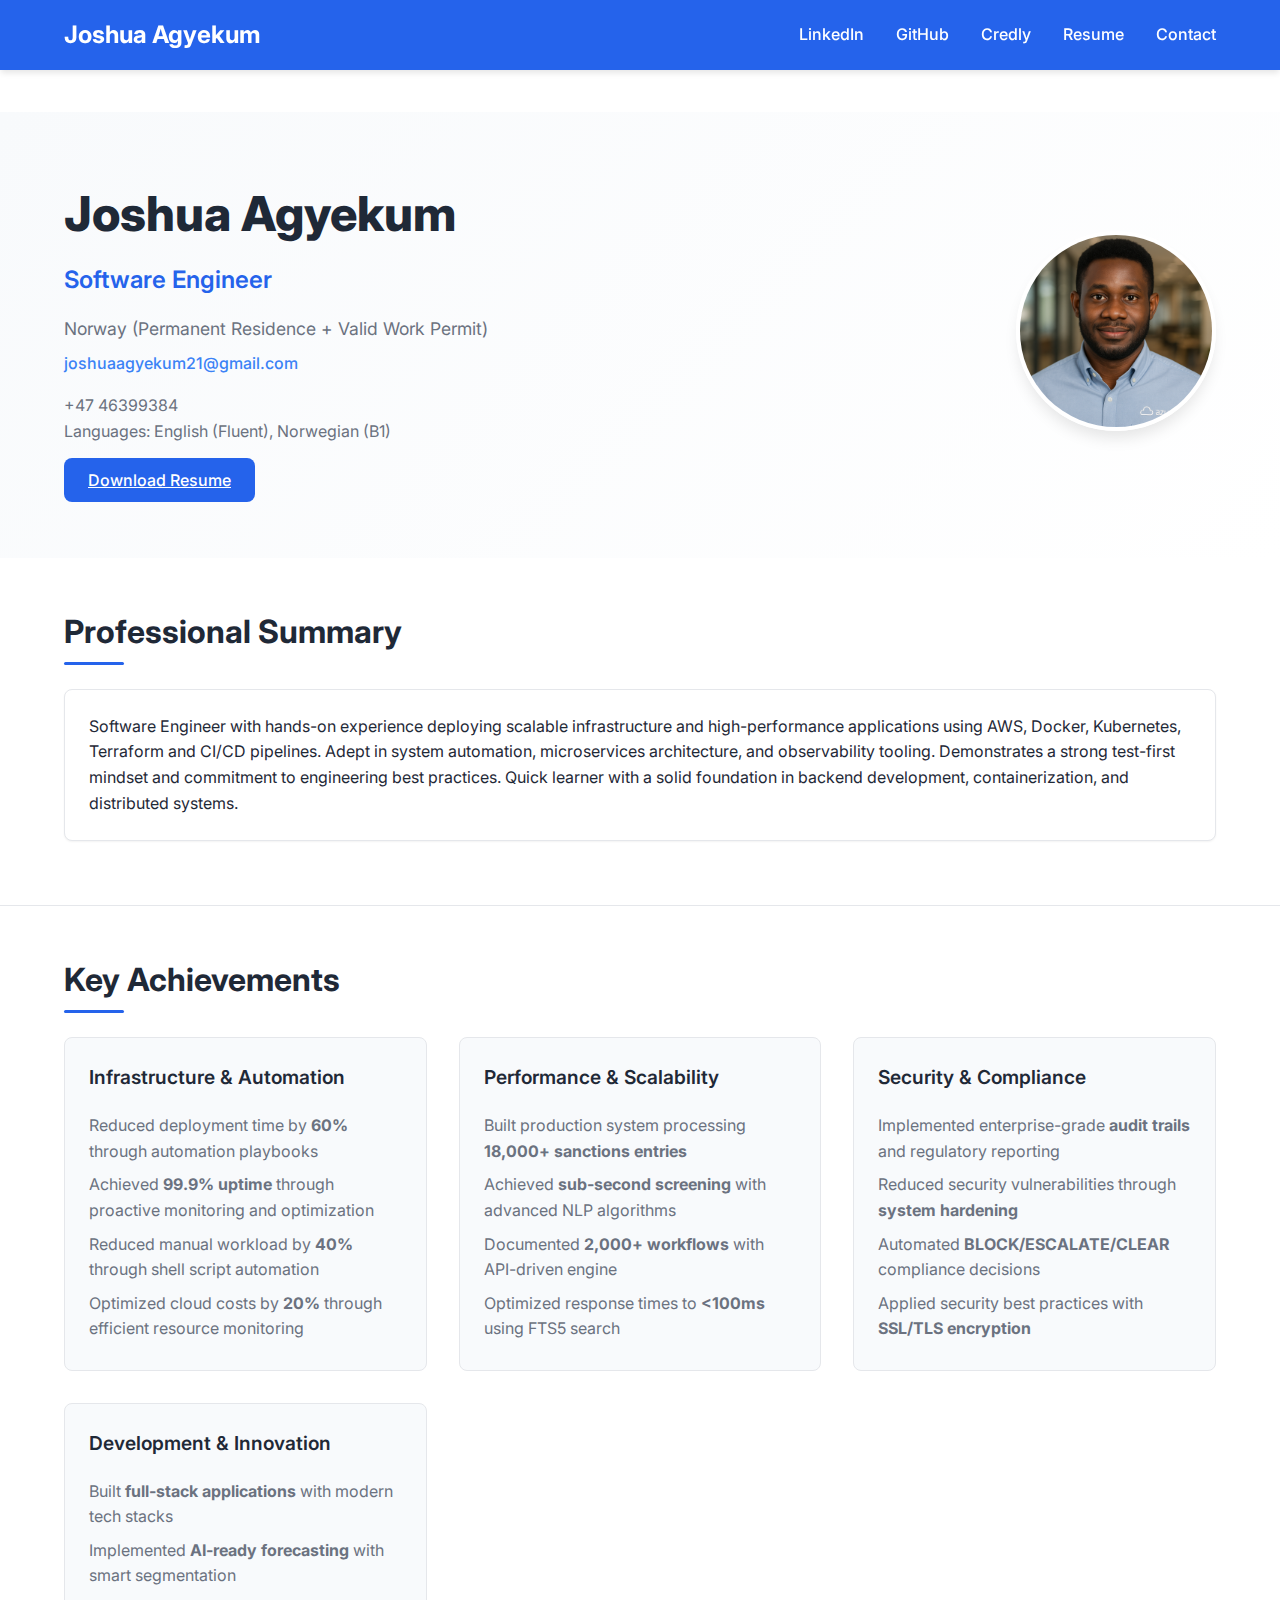
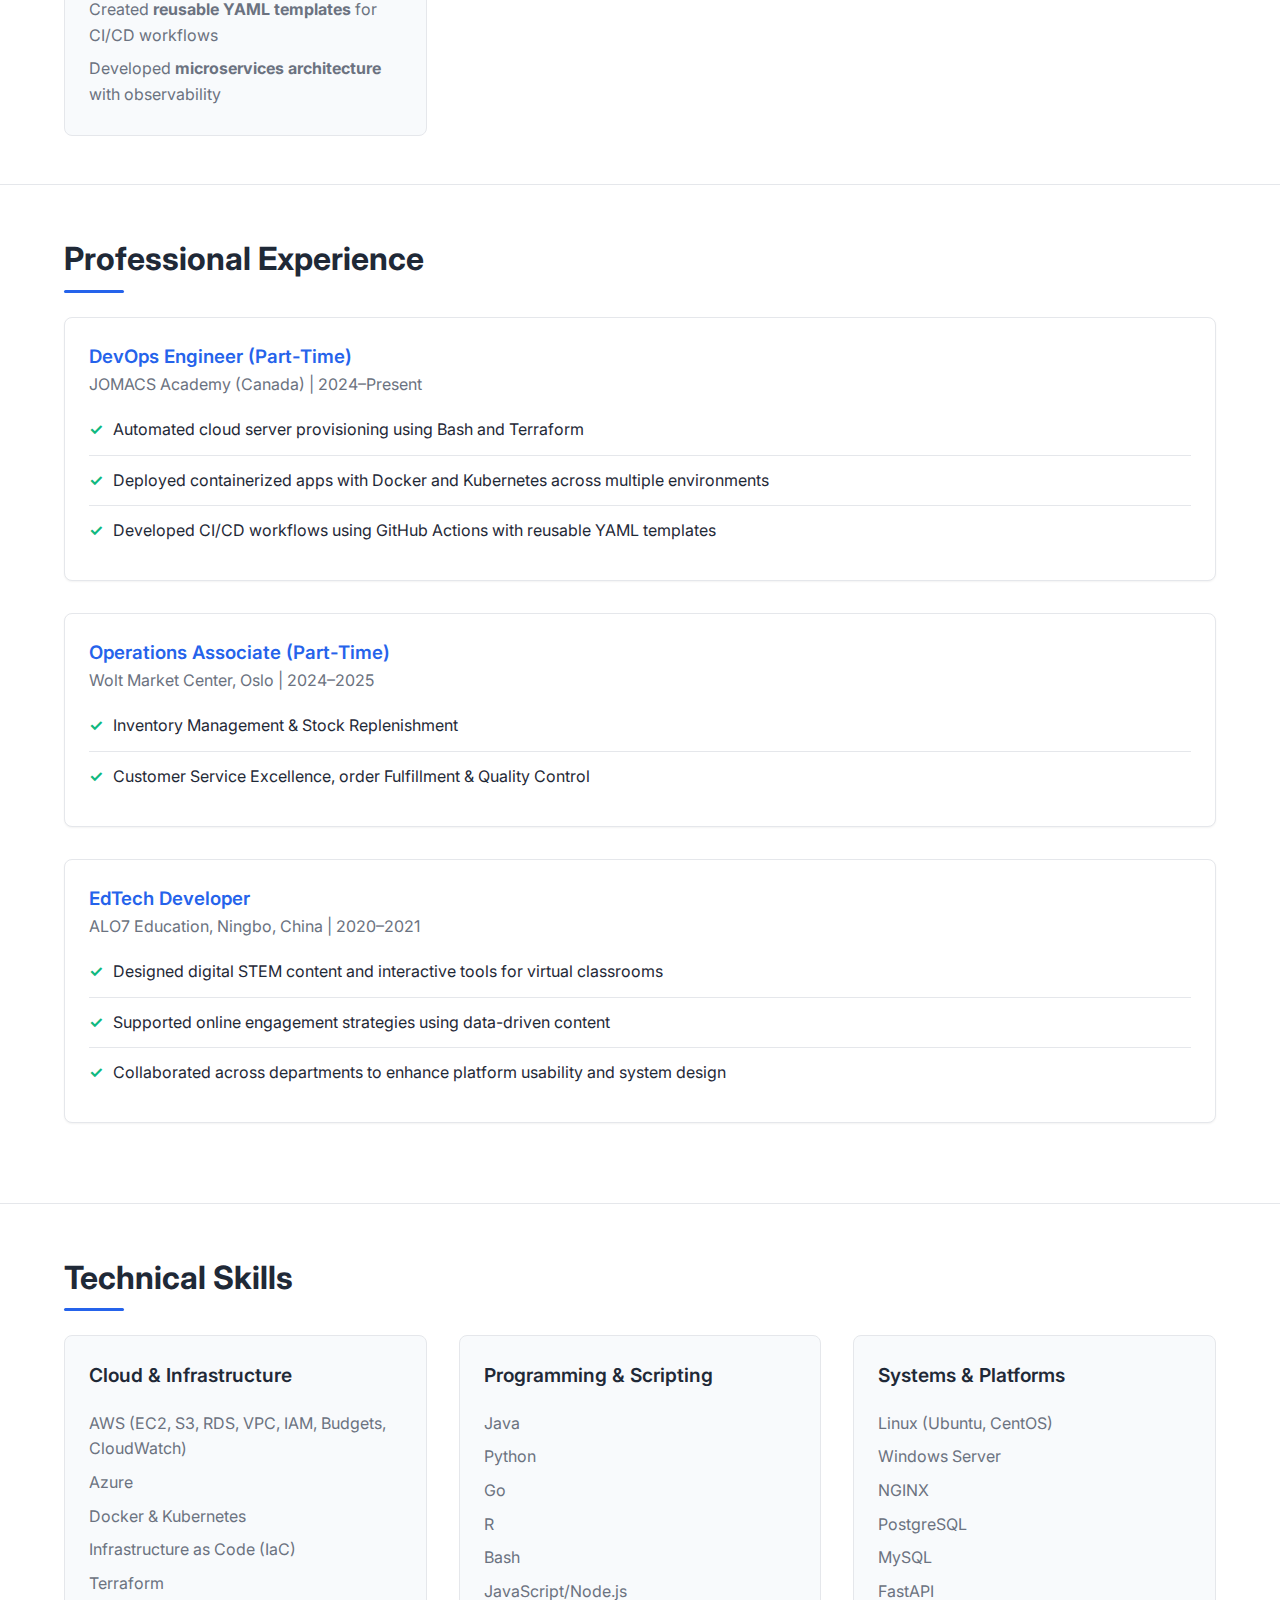
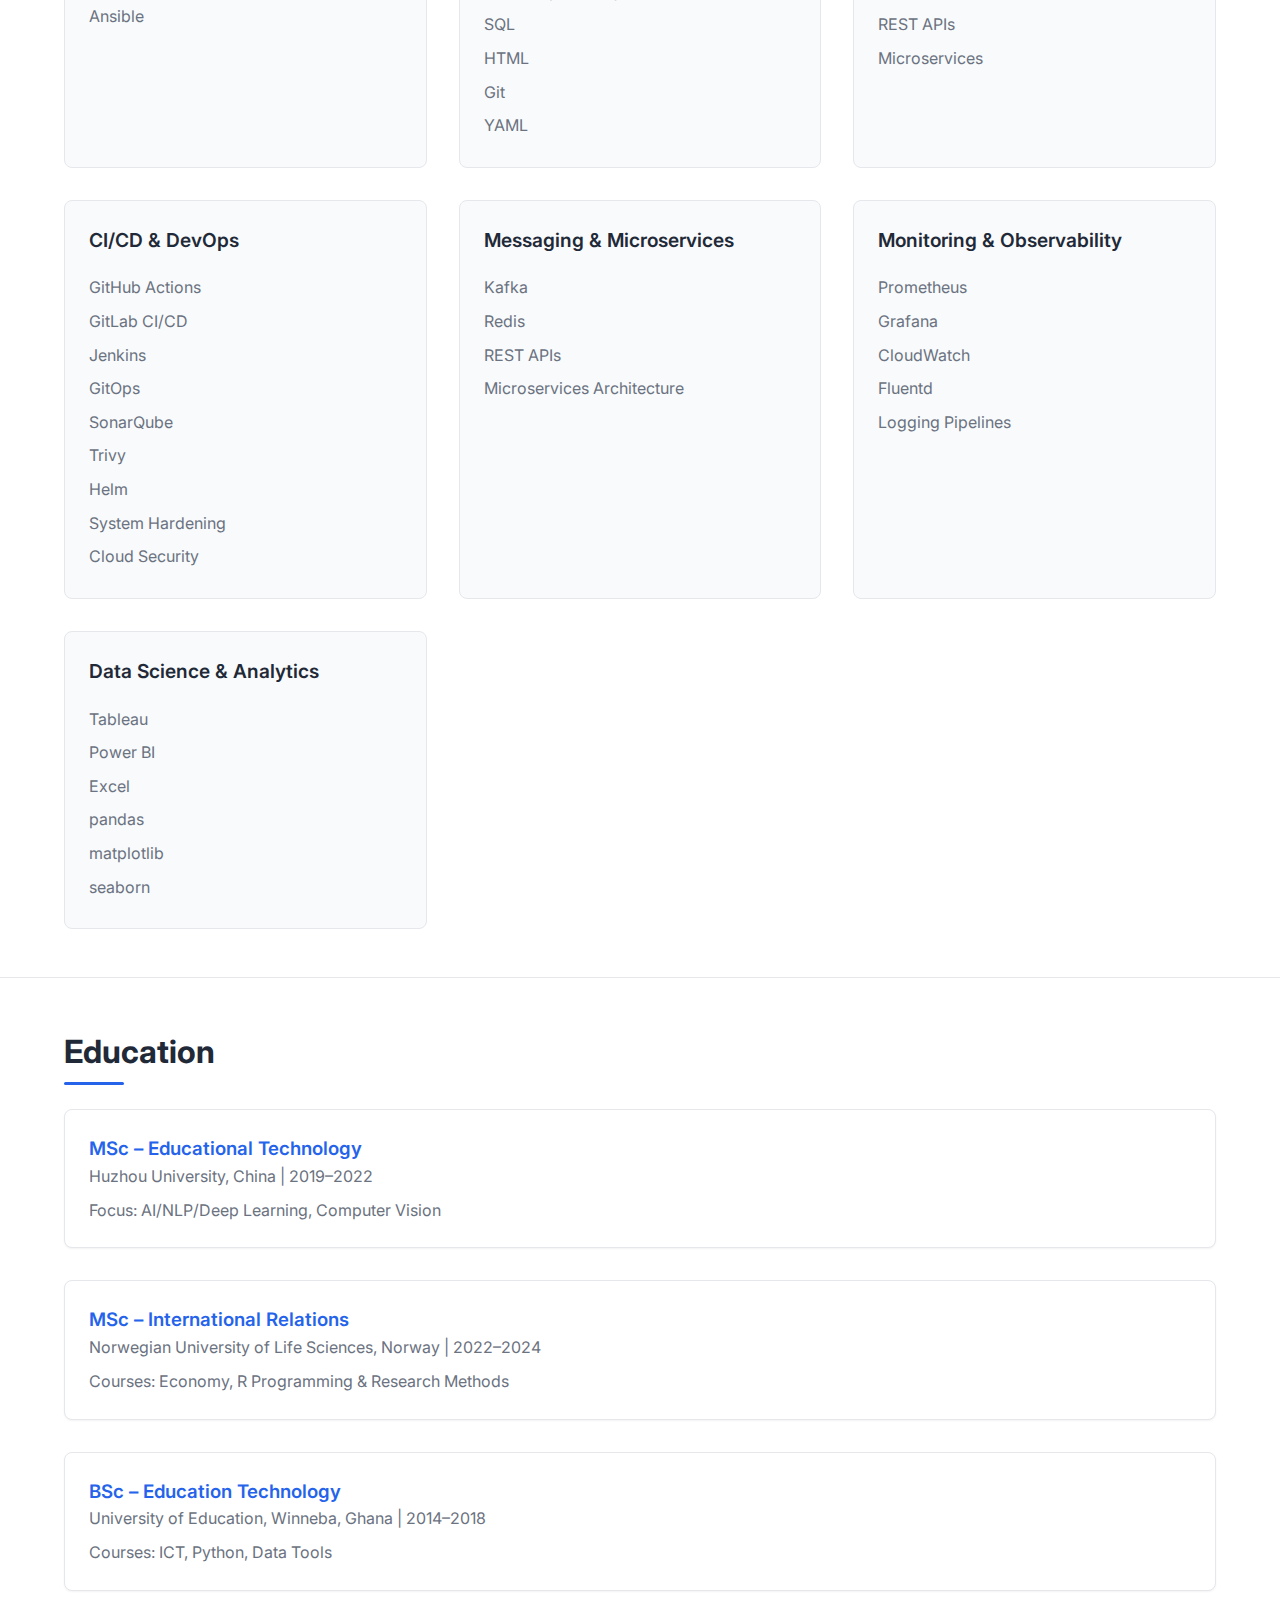
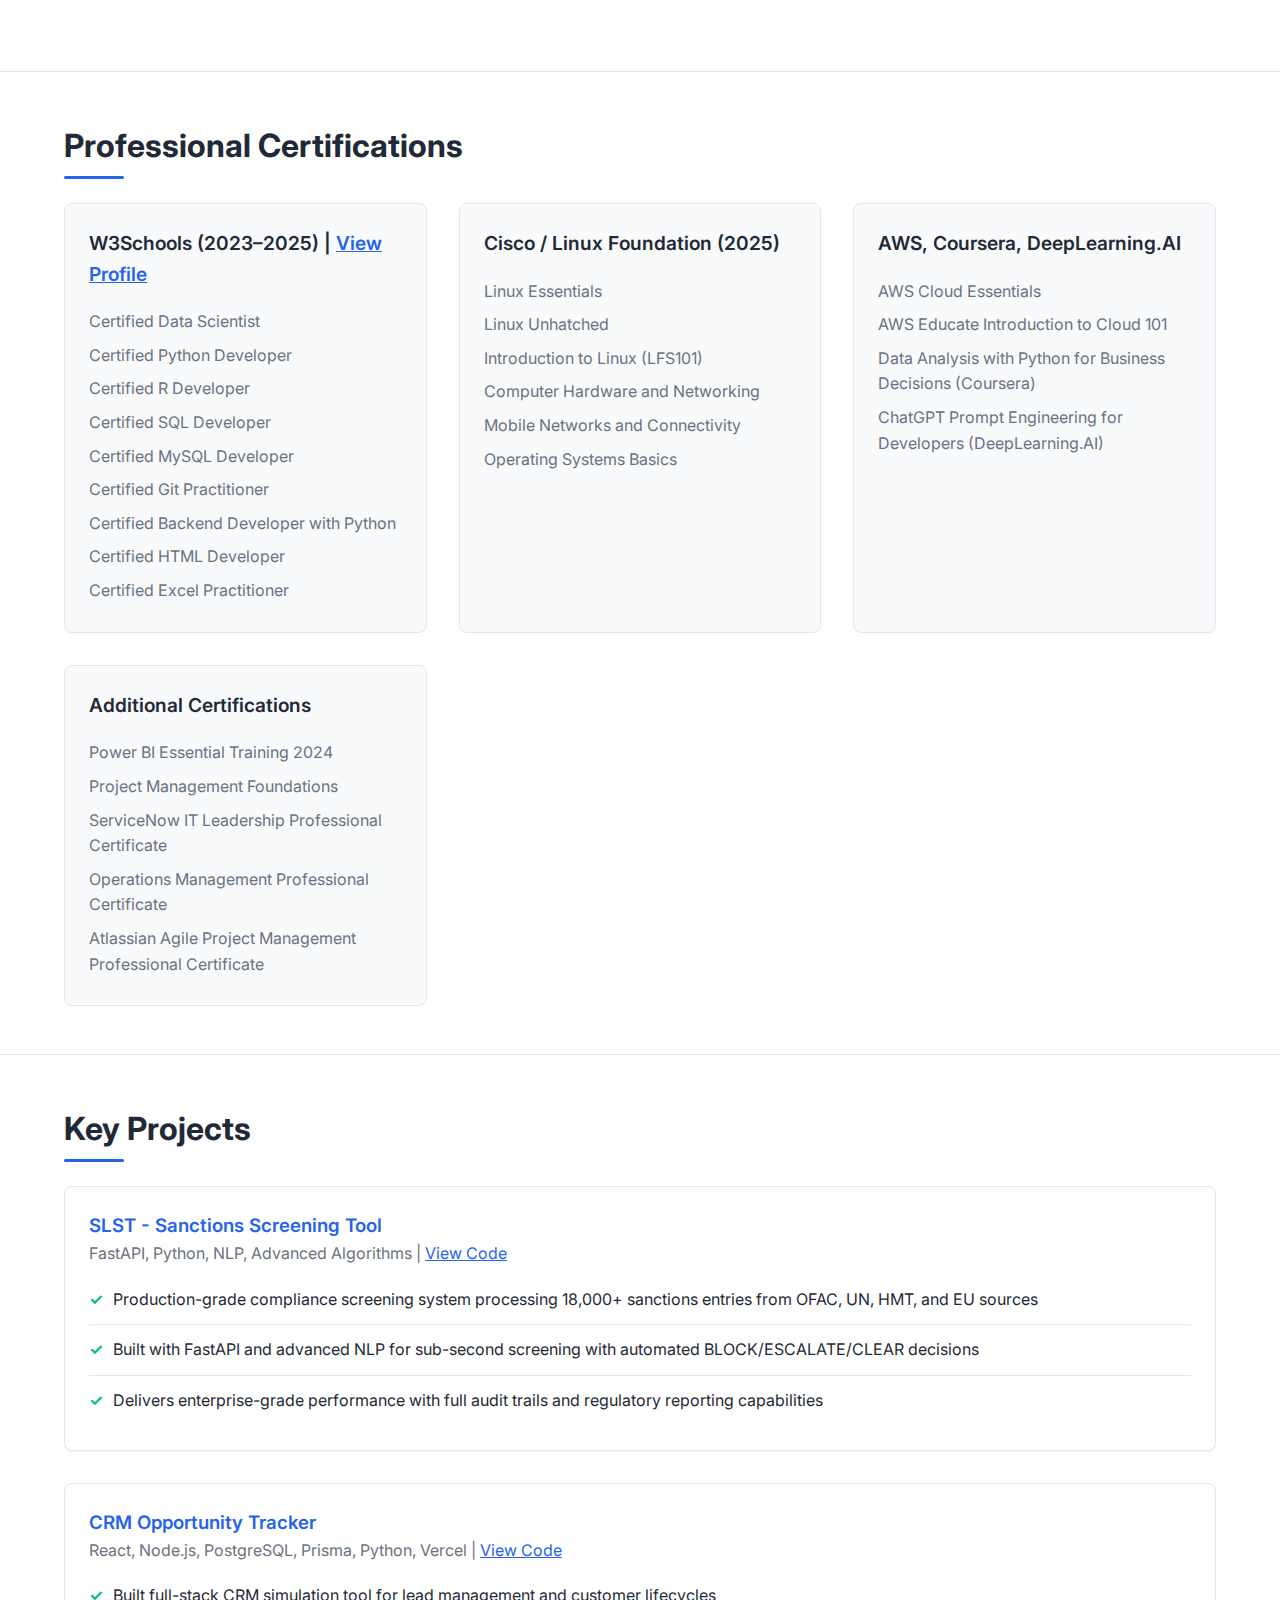
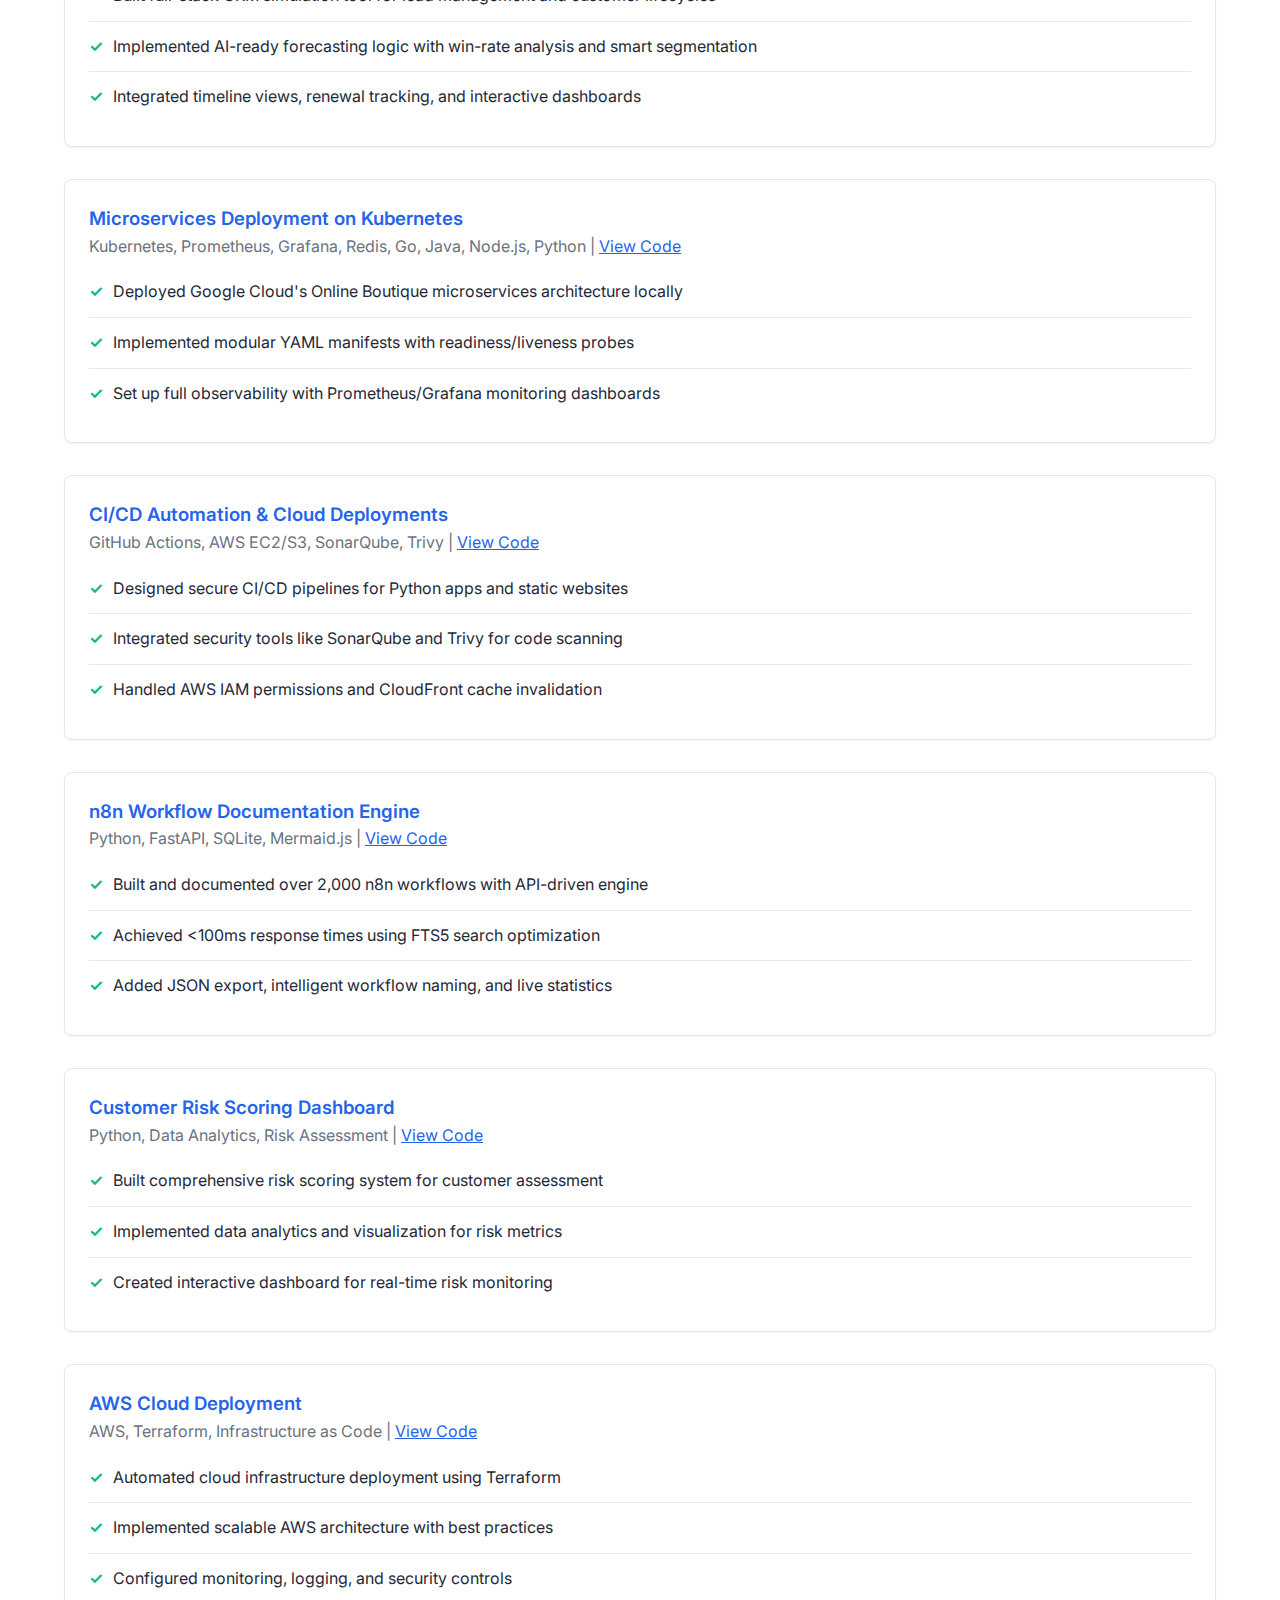
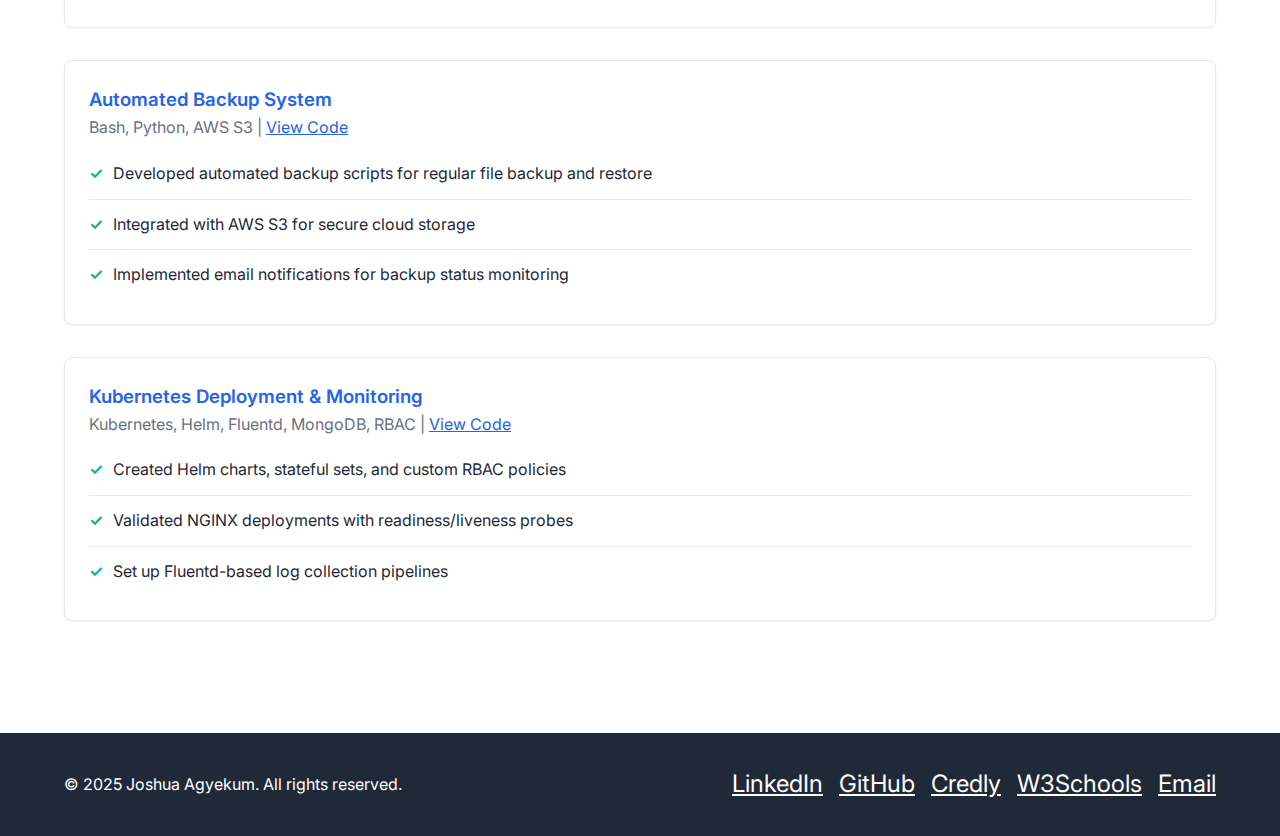
<file: index.html>
<!DOCTYPE html>
<html lang="en" >
<head>
  <meta charset="UTF-8">
  <meta name="viewport" content="width=device-width, initial-scale=1.0">
  <title>Joshua Agyekum - Software Engineer</title>
  <meta name="description" content="Software Engineer with hands-on experience in AWS, Docker, Kubernetes, Terraform and CI/CD pipelines. Based in Oslo, Norway with permanent residence and work permit.">
  <meta name="keywords" content="Software Engineer, DevOps, AWS, Kubernetes, Docker, CI/CD, Python, Java, Oslo, Norway">
  
  <!-- Open Graph for social sharing -->
  <meta property="og:title" content="Joshua Agyekum - Software Engineer">
  <meta property="og:description" content="Software Engineer specializing in cloud infrastructure, containerization, and CI/CD automation">
  <meta property="og:type" content="website">
  <meta property="og:url" content="https://kofijoo.github.io/myresume.github.io/">
  
  <!-- Stylesheets -->
  <link rel="stylesheet" href="./css/modern-style.css">
  <link href="https://fonts.googleapis.com/css2?family=Inter:wght@300;400;500;600;700&display=swap" rel="stylesheet">
</head>
<body>
  <!-- Navigation -->
  <nav class="navbar">
    <div class="container">
      <a href="https://kofijoo.github.io" class="navbar-brand">Joshua Agyekum</a>
      <button class="navbar-toggle" onclick="toggleNav()">
        <span>Menu</span>
      </button>
      <ul class="navbar-nav" id="navbar-nav">
        <li><a href="https://www.linkedin.com/in/joshua-agyekum" target="_blank">LinkedIn</a></li>
        <li><a href="https://github.com/Kofijoo" target="_blank">GitHub</a></li>
        <li><a href="https://www.credly.com/users/joshua-agyekum.7b55a7d0/badges" target="_blank">Credly</a></li>
        <li><a href="./Joshua_Agyekum_Software_Engineer_Resume.pdf" target="_blank" download>Resume</a></li>
        <li><a href="#contact" onclick="openModal()">Contact</a></li>
      </ul>
    </div>
  </nav>

  <!-- Main Content -->
  <main>
    <!-- Hero Section -->
    <section class="hero">
      <div class="container">
        <div class="hero-content">
          <div class="hero-text">
            <h1>Joshua Agyekum</h1>
            <h2>Software Engineer</h2>
            <p class="location">Norway (Permanent Residence + Valid Work Permit)</p>
            <a href="mailto:joshuaagyekum21@gmail.com" class="email">joshuaagyekum21@gmail.com</a>
            <p class="mt-2 text-secondary">+47 46399384</p>
            <p class="text-secondary mb-3">Languages: English (Fluent), Norwegian (B1)</p>
            <a href="./Joshua_Agyekum_Software_Engineer_Resume.pdf" target="_blank" class="btn btn-primary" download>Download Resume</a>
          </div>
          <div class="hero-image">
            <img src="./images/pic.png" alt="Joshua Agyekum - Software Engineer">
          </div>
        </div>
      </div>
    </section>


    <!-- Professional Summary -->
    <section class="section">
      <div class="container">
        <h2 class="section-title">Professional Summary</h2>
        <div class="card">
          <p>Software Engineer with hands-on experience deploying scalable infrastructure and high-performance applications using AWS, Docker, Kubernetes, Terraform and CI/CD pipelines. Adept in system automation, microservices architecture, and observability tooling. Demonstrates a strong test-first mindset and commitment to engineering best practices. Quick learner with a solid foundation in backend development, containerization, and distributed systems.</p>
        </div>
      </div>
    </section>

    <!-- Key Achievements -->
    <section class="section">
      <div class="container">
        <h2 class="section-title">Key Achievements</h2>
        <div class="skills-grid">
          <div class="skill-category">
            <h3>Infrastructure & Automation</h3>
            <ul>
              <li>Reduced deployment time by <strong>60%</strong> through automation playbooks</li>
              <li>Achieved <strong>99.9% uptime</strong> through proactive monitoring and optimization</li>
              <li>Reduced manual workload by <strong>40%</strong> through shell script automation</li>
              <li>Optimized cloud costs by <strong>20%</strong> through efficient resource monitoring</li>
            </ul>
          </div>
          <div class="skill-category">
            <h3>Performance & Scalability</h3>
            <ul>
              <li>Built production system processing <strong>18,000+ sanctions entries</strong></li>
              <li>Achieved <strong>sub-second screening</strong> with advanced NLP algorithms</li>
              <li>Documented <strong>2,000+ workflows</strong> with API-driven engine</li>
              <li>Optimized response times to <strong><100ms</strong> using FTS5 search</li>
            </ul>
          </div>
          <div class="skill-category">
            <h3>Security & Compliance</h3>
            <ul>
              <li>Implemented enterprise-grade <strong>audit trails</strong> and regulatory reporting</li>
              <li>Reduced security vulnerabilities through <strong>system hardening</strong></li>
              <li>Automated <strong>BLOCK/ESCALATE/CLEAR</strong> compliance decisions</li>
              <li>Applied security best practices with <strong>SSL/TLS encryption</strong></li>
            </ul>
          </div>
          <div class="skill-category">
            <h3>Development & Innovation</h3>
            <ul>
              <li>Built <strong>full-stack applications</strong> with modern tech stacks</li>
              <li>Implemented <strong>AI-ready forecasting</strong> with smart segmentation</li>
              <li>Created <strong>reusable YAML templates</strong> for CI/CD workflows</li>
              <li>Developed <strong>microservices architecture</strong> with observability</li>
            </ul>
          </div>
        </div>
      </div>
    </section>

    <!-- Professional Experience -->
    <section class="section">
      <div class="container">
        <h2 class="section-title">Professional Experience</h2>
        
        <div class="card mb-4">
          <h3 class="font-semibold text-primary">DevOps Engineer (Part-Time)</h3>
          <p class="text-secondary mb-1">JOMACS Academy (Canada) | 2024–Present</p>
          <ul class="achievement-list">
            <li>Automated cloud server provisioning using Bash and Terraform</li>
            <li>Deployed containerized apps with Docker and Kubernetes across multiple environments</li>
            <li>Developed CI/CD workflows using GitHub Actions with reusable YAML templates</li>
          </ul>
        </div>

        <div class="card mb-4">
          <h3 class="font-semibold text-primary">Operations Associate (Part-Time)</h3>
          <p class="text-secondary mb-1">Wolt Market Center, Oslo | 2024–2025</p>
          <ul class="achievement-list">
            <li>Inventory Management & Stock Replenishment</li>
            <li>Customer Service Excellence, order Fulfillment & Quality Control</li>
          </ul>
        </div>

        <div class="card mb-4">
          <h3 class="font-semibold text-primary">EdTech Developer</h3>
          <p class="text-secondary mb-1">ALO7 Education, Ningbo, China | 2020–2021</p>
          <ul class="achievement-list">
            <li>Designed digital STEM content and interactive tools for virtual classrooms</li>
            <li>Supported online engagement strategies using data-driven content</li>
            <li>Collaborated across departments to enhance platform usability and system design</li>
          </ul>
        </div>
      </div>
    </section>

    <!-- Technical Skills -->
    <section class="section">
      <div class="container">
        <h2 class="section-title">Technical Skills</h2>
        <div class="skills-grid">
          <div class="skill-category">
            <h3>Cloud & Infrastructure</h3>
            <ul>
              <li>AWS (EC2, S3, RDS, VPC, IAM, Budgets, CloudWatch)</li>
              <li>Azure</li>
              <li>Docker & Kubernetes</li>
              <li>Infrastructure as Code (IaC)</li>
              <li>Terraform</li>
              <li>Ansible</li>
            </ul>
          </div>
          <div class="skill-category">
            <h3>Programming & Scripting</h3>
            <ul>
              <li>Java</li>
              <li>Python</li>
              <li>Go</li>
              <li>R</li>
              <li>Bash</li>
              <li>JavaScript/Node.js</li>
              <li>SQL</li>
              <li>HTML</li>
              <li>Git</li>
              <li>YAML</li>
            </ul>
          </div>
          <div class="skill-category">
            <h3>Systems & Platforms</h3>
            <ul>
              <li>Linux (Ubuntu, CentOS)</li>
              <li>Windows Server</li>
              <li>NGINX</li>
              <li>PostgreSQL</li>
              <li>MySQL</li>
              <li>FastAPI</li>
              <li>REST APIs</li>
              <li>Microservices</li>
            </ul>
          </div>
          <div class="skill-category">
            <h3>CI/CD & DevOps</h3>
            <ul>
              <li>GitHub Actions</li>
              <li>GitLab CI/CD</li>
              <li>Jenkins</li>
              <li>GitOps</li>
              <li>SonarQube</li>
              <li>Trivy</li>
              <li>Helm</li>
              <li>System Hardening</li>
              <li>Cloud Security</li>
            </ul>
          </div>
          <div class="skill-category">
            <h3>Messaging & Microservices</h3>
            <ul>
              <li>Kafka</li>
              <li>Redis</li>
              <li>REST APIs</li>
              <li>Microservices Architecture</li>
            </ul>
          </div>
          <div class="skill-category">
            <h3>Monitoring & Observability</h3>
            <ul>
              <li>Prometheus</li>
              <li>Grafana</li>
              <li>CloudWatch</li>
              <li>Fluentd</li>
              <li>Logging Pipelines</li>
            </ul>
          </div>
          <div class="skill-category">
            <h3>Data Science & Analytics</h3>
            <ul>
              <li>Tableau</li>
              <li>Power BI</li>
              <li>Excel</li>
              <li>pandas</li>
              <li>matplotlib</li>
              <li>seaborn</li>
            </ul>
          </div>
        </div>
      </div>
    </section>

    <!-- Education -->
    <section class="section">
      <div class="container">
        <h2 class="section-title">Education</h2>
        
        <div class="card mb-4">
          <h3 class="font-semibold text-primary">MSc – Educational Technology</h3>
          <p class="text-secondary mb-1">Huzhou University, China | 2019–2022</p>
          <p class="text-secondary">Focus: AI/NLP/Deep Learning, Computer Vision</p>
        </div>

        <div class="card mb-4">
          <h3 class="font-semibold text-primary">MSc – International Relations</h3>
          <p class="text-secondary mb-1">Norwegian University of Life Sciences, Norway | 2022–2024</p>
          <p class="text-secondary">Courses: Economy, R Programming & Research Methods</p>
        </div>

        <div class="card mb-4">
          <h3 class="font-semibold text-primary">BSc – Education Technology</h3>
          <p class="text-secondary mb-1">University of Education, Winneba, Ghana | 2014–2018</p>
          <p class="text-secondary">Courses: ICT, Python, Data Tools</p>
        </div>
      </div>
    </section>

    <!-- Certifications -->
    <section class="section">
      <div class="container">
        <h2 class="section-title">Professional Certifications</h2>
        
        <div class="skills-grid">
          <div class="skill-category">
            <h3>W3Schools (2023–2025) | <a href="https://www.w3profile.com/kofijoo/" target="_blank" class="text-primary">View Profile</a></h3>
            <ul>
              <li>Certified Data Scientist</li>
              <li>Certified Python Developer</li>
              <li>Certified R Developer</li>
              <li>Certified SQL Developer</li>
              <li>Certified MySQL Developer</li>
              <li>Certified Git Practitioner</li>
              <li>Certified Backend Developer with Python</li>
              <li>Certified HTML Developer</li>
              <li>Certified Excel Practitioner</li>
            </ul>
          </div>
          <div class="skill-category">
            <h3>Cisco / Linux Foundation (2025)</h3>
            <ul>
              <li>Linux Essentials</li>
              <li>Linux Unhatched</li>
              <li>Introduction to Linux (LFS101)</li>
              <li>Computer Hardware and Networking</li>
              <li>Mobile Networks and Connectivity</li>
              <li>Operating Systems Basics</li>
            </ul>
          </div>
          <div class="skill-category">
            <h3>AWS, Coursera, DeepLearning.AI</h3>
            <ul>
              <li>AWS Cloud Essentials</li>
              <li>AWS Educate Introduction to Cloud 101</li>
              <li>Data Analysis with Python for Business Decisions (Coursera)</li>
              <li>ChatGPT Prompt Engineering for Developers (DeepLearning.AI)</li>
            </ul>
          </div>
          <div class="skill-category">
            <h3>Additional Certifications</h3>
            <ul>
              <li>Power BI Essential Training 2024</li>
              <li>Project Management Foundations</li>
              <li>ServiceNow IT Leadership Professional Certificate</li>
              <li>Operations Management Professional Certificate</li>
              <li>Atlassian Agile Project Management Professional Certificate</li>
            </ul>
          </div>
        </div>
      </div>
    </section>

    <!-- Projects -->
    <section class="section">
      <div class="container">
        <h2 class="section-title">Key Projects</h2>
        
        <div class="card mb-4">
          <h3 class="font-semibold text-primary">SLST - Sanctions Screening Tool</h3>
          <p class="text-secondary mb-1">FastAPI, Python, NLP, Advanced Algorithms | <a href="https://github.com/Kofijoo/sanctions-screening-tool" target="_blank" class="text-primary">View Code</a></p>
          <ul class="achievement-list">
            <li>Production-grade compliance screening system processing 18,000+ sanctions entries from OFAC, UN, HMT, and EU sources</li>
            <li>Built with FastAPI and advanced NLP for sub-second screening with automated BLOCK/ESCALATE/CLEAR decisions</li>
            <li>Delivers enterprise-grade performance with full audit trails and regulatory reporting capabilities</li>
          </ul>
        </div>

        <div class="card mb-4">
          <h3 class="font-semibold text-primary">CRM Opportunity Tracker</h3>
          <p class="text-secondary mb-1">React, Node.js, PostgreSQL, Prisma, Python, Vercel | <a href="https://github.com/Kofijoo/CRM-Opportunity-Tracker" target="_blank" class="text-primary">View Code</a></p>
          <ul class="achievement-list">
            <li>Built full-stack CRM simulation tool for lead management and customer lifecycles</li>
            <li>Implemented AI-ready forecasting logic with win-rate analysis and smart segmentation</li>
            <li>Integrated timeline views, renewal tracking, and interactive dashboards</li>
          </ul>
        </div>

        <div class="card mb-4">
          <h3 class="font-semibold text-primary">Microservices Deployment on Kubernetes</h3>
          <p class="text-secondary mb-1">Kubernetes, Prometheus, Grafana, Redis, Go, Java, Node.js, Python | <a href="https://github.com/Kofijoo/my-microservices-project" target="_blank" class="text-primary">View Code</a></p>
          <ul class="achievement-list">
            <li>Deployed Google Cloud's Online Boutique microservices architecture locally</li>
            <li>Implemented modular YAML manifests with readiness/liveness probes</li>
            <li>Set up full observability with Prometheus/Grafana monitoring dashboards</li>
          </ul>
        </div>

        <div class="card mb-4">
          <h3 class="font-semibold text-primary">CI/CD Automation & Cloud Deployments</h3>
          <p class="text-secondary mb-1">GitHub Actions, AWS EC2/S3, SonarQube, Trivy | <a href="https://github.com/Kofijoo/CICD-GitHub-Actions" target="_blank" class="text-primary">View Code</a></p>
          <ul class="achievement-list">
            <li>Designed secure CI/CD pipelines for Python apps and static websites</li>
            <li>Integrated security tools like SonarQube and Trivy for code scanning</li>
            <li>Handled AWS IAM permissions and CloudFront cache invalidation</li>
          </ul>
        </div>

        <div class="card mb-4">
          <h3 class="font-semibold text-primary">n8n Workflow Documentation Engine</h3>
          <p class="text-secondary mb-1">Python, FastAPI, SQLite, Mermaid.js | <a href="https://github.com/Kofijoo/n8n-workflows" target="_blank" class="text-primary">View Code</a></p>
          <ul class="achievement-list">
            <li>Built and documented over 2,000 n8n workflows with API-driven engine</li>
            <li>Achieved <100ms response times using FTS5 search optimization</li>
            <li>Added JSON export, intelligent workflow naming, and live statistics</li>
          </ul>
        </div>

        <div class="card mb-4">
          <h3 class="font-semibold text-primary">Customer Risk Scoring Dashboard</h3>
          <p class="text-secondary mb-1">Python, Data Analytics, Risk Assessment | <a href="https://github.com/Kofijoo/Customer-Risk-Scoring-Dashboard" target="_blank" class="text-primary">View Code</a></p>
          <ul class="achievement-list">
            <li>Built comprehensive risk scoring system for customer assessment</li>
            <li>Implemented data analytics and visualization for risk metrics</li>
            <li>Created interactive dashboard for real-time risk monitoring</li>
          </ul>
        </div>

        <div class="card mb-4">
          <h3 class="font-semibold text-primary">AWS Cloud Deployment</h3>
          <p class="text-secondary mb-1">AWS, Terraform, Infrastructure as Code | <a href="https://github.com/Kofijoo/my-aws-deployment" target="_blank" class="text-primary">View Code</a></p>
          <ul class="achievement-list">
            <li>Automated cloud infrastructure deployment using Terraform</li>
            <li>Implemented scalable AWS architecture with best practices</li>
            <li>Configured monitoring, logging, and security controls</li>
          </ul>
        </div>

        <div class="card mb-4">
          <h3 class="font-semibold text-primary">Automated Backup System</h3>
          <p class="text-secondary mb-1">Bash, Python, AWS S3 | <a href="https://github.com/Kofijoo/automated-backup-system" target="_blank" class="text-primary">View Code</a></p>
          <ul class="achievement-list">
            <li>Developed automated backup scripts for regular file backup and restore</li>
            <li>Integrated with AWS S3 for secure cloud storage</li>
            <li>Implemented email notifications for backup status monitoring</li>
          </ul>
        </div>

        <div class="card mb-4">
          <h3 class="font-semibold text-primary">Kubernetes Deployment & Monitoring</h3>
          <p class="text-secondary mb-1">Kubernetes, Helm, Fluentd, MongoDB, RBAC | <a href="https://github.com/Kofijoo/kubernetes-deployment" target="_blank" class="text-primary">View Code</a></p>
          <ul class="achievement-list">
            <li>Created Helm charts, stateful sets, and custom RBAC policies</li>
            <li>Validated NGINX deployments with readiness/liveness probes</li>
            <li>Set up Fluentd-based log collection pipelines</li>
          </ul>
        </div>
      </div>
    </section>

  </main>

  <!-- Footer -->
  <footer>
    <div class="container">
      <div class="footer-content">
        <p>&copy; 2025 Joshua Agyekum. All rights reserved.</p>
        <div class="social-links">
          <a href="https://www.linkedin.com/in/joshua-agyekum" target="_blank" title="LinkedIn">LinkedIn</a>
          <a href="https://github.com/Kofijoo" target="_blank" title="GitHub">GitHub</a>
          <a href="https://www.credly.com/users/joshua-agyekum.7b55a7d0/badges" target="_blank" title="Credly">Credly</a>
          <a href="https://www.w3profile.com/kofijoo/" target="_blank" title="W3Schools">W3Schools</a>
          <a href="mailto:joshuaagyekum21@gmail.com" title="Email">Email</a>
        </div>
      </div>
    </div>
  </footer>

  <script>
    function toggleNav() {
      const nav = document.getElementById('navbar-nav');
      nav.classList.toggle('active');
    }

    function openModal() {
      alert('Contact: joshuaagyekum21@gmail.com or +47 46399384');
    }
  </script>
</body>
</html>
</file>
<file: css/modern-style.css>
/* Modern Professional Resume CSS */
:root {
  --primary-color: #2563eb;
  --secondary-color: #1e40af;
  --text-primary: #1f2937;
  --text-secondary: #6b7280;
  --background: #ffffff;
  --surface: #f8fafc;
  --border: #e5e7eb;
  --accent: #3b82f6;
  --success: #10b981;
  --font-primary: 'Inter', -apple-system, BlinkMacSystemFont, 'Segoe UI', sans-serif;
  --shadow-sm: 0 1px 2px 0 rgb(0 0 0 / 0.05);
  --shadow-md: 0 4px 6px -1px rgb(0 0 0 / 0.1);
  --shadow-lg: 0 10px 15px -3px rgb(0 0 0 / 0.1);
  --radius: 8px;
  --max-width: 1200px;
}

/* Reset & Base */
* {
  margin: 0;
  padding: 0;
  box-sizing: border-box;
}

body {
  font-family: var(--font-primary);
  line-height: 1.6;
  color: var(--text-primary);
  background: var(--background);
  font-size: 16px;
}

/* Layout */
.container {
  max-width: var(--max-width);
  margin: 0 auto;
  padding: 0 1.5rem;
}

/* Navigation */
.navbar {
  background: var(--primary-color);
  color: white;
  padding: 1rem 0;
  position: fixed;
  top: 0;
  left: 0;
  right: 0;
  z-index: 1000;
  box-shadow: var(--shadow-md);
}

.navbar .container {
  display: flex;
  justify-content: space-between;
  align-items: center;
}

.navbar-brand {
  font-size: 1.5rem;
  font-weight: 700;
  color: white;
  text-decoration: none;
}

.navbar-nav {
  display: flex;
  list-style: none;
  gap: 2rem;
}

.navbar-nav a {
  color: white;
  text-decoration: none;
  font-weight: 500;
  transition: opacity 0.2s;
}

.navbar-nav a:hover {
  opacity: 0.8;
}

/* Mobile Navigation */
.navbar-toggle {
  display: none;
  background: none;
  border: 2px solid white;
  color: white;
  padding: 0.5rem;
  border-radius: var(--radius);
  cursor: pointer;
}

/* Main Content */
main {
  margin-top: 80px;
  padding: 2rem 0;
}

/* Hero Section */
.hero {
  padding: 4rem 0;
  background: linear-gradient(135deg, var(--surface) 0%, white 100%);
}

.hero-content {
  display: grid;
  grid-template-columns: 1fr auto;
  gap: 3rem;
  align-items: center;
}

.hero-text h1 {
  font-size: 3rem;
  font-weight: 800;
  color: var(--text-primary);
  margin-bottom: 0.5rem;
}

.hero-text h2 {
  font-size: 1.5rem;
  color: var(--primary-color);
  font-weight: 600;
  margin-bottom: 1rem;
}

.hero-text .location {
  color: var(--text-secondary);
  font-size: 1.1rem;
  margin-bottom: 0.5rem;
}

.hero-text .email {
  color: var(--accent);
  text-decoration: none;
  font-weight: 500;
}

.hero-image img {
  width: 200px;
  height: 200px;
  border-radius: 50%;
  object-fit: cover;
  box-shadow: var(--shadow-lg);
  border: 4px solid white;
}

/* Sections */
.section {
  padding: 3rem 0;
  border-bottom: 1px solid var(--border);
}

.section:last-child {
  border-bottom: none;
}

.section-title {
  font-size: 2rem;
  font-weight: 700;
  color: var(--text-primary);
  margin-bottom: 2rem;
  position: relative;
}

.section-title::after {
  content: '';
  position: absolute;
  bottom: -0.5rem;
  left: 0;
  width: 60px;
  height: 3px;
  background: var(--primary-color);
  border-radius: 2px;
}

/* Skills Grid */
.skills-grid {
  display: grid;
  grid-template-columns: repeat(auto-fit, minmax(280px, 1fr));
  gap: 2rem;
}

.skill-category {
  background: var(--surface);
  padding: 1.5rem;
  border-radius: var(--radius);
  border: 1px solid var(--border);
}

.skill-category h3 {
  font-size: 1.2rem;
  font-weight: 600;
  color: var(--text-primary);
  margin-bottom: 1rem;
}

.skill-category ul {
  list-style: none;
}

.skill-category li {
  padding: 0.25rem 0;
  color: var(--text-secondary);
}

/* Cards */
.card {
  background: white;
  border-radius: var(--radius);
  padding: 1.5rem;
  box-shadow: var(--shadow-sm);
  border: 1px solid var(--border);
  margin-bottom: 1rem;
}

/* Lists */
.achievement-list {
  list-style: none;
}

.achievement-list li {
  padding: 0.75rem 0;
  border-bottom: 1px solid var(--border);
  position: relative;
  padding-left: 1.5rem;
}

.achievement-list li:last-child {
  border-bottom: none;
}

.achievement-list li::before {
  content: '✓';
  position: absolute;
  left: 0;
  color: var(--success);
  font-weight: bold;
}

/* Footer */
footer {
  background: var(--text-primary);
  color: white;
  padding: 2rem 0;
  text-align: center;
}

.footer-content {
  display: flex;
  justify-content: space-between;
  align-items: center;
  flex-wrap: wrap;
  gap: 1rem;
}

.social-links {
  display: flex;
  gap: 1rem;
}

.social-links a {
  color: white;
  font-size: 1.5rem;
  transition: opacity 0.2s;
}

.social-links a:hover {
  opacity: 0.7;
}

/* Responsive Design */
@media (max-width: 768px) {
  .navbar-nav {
    display: none;
    position: absolute;
    top: 100%;
    left: 0;
    right: 0;
    background: var(--primary-color);
    flex-direction: column;
    padding: 1rem;
    gap: 1rem;
  }

  .navbar-nav.active {
    display: flex;
  }

  .navbar-toggle {
    display: block;
  }

  .hero-content {
    grid-template-columns: 1fr;
    text-align: center;
    gap: 2rem;
  }

  .hero-text h1 {
    font-size: 2.5rem;
  }

  .skills-grid {
    grid-template-columns: 1fr;
  }

  .footer-content {
    flex-direction: column;
    text-align: center;
  }
}

@media (max-width: 480px) {
  .container {
    padding: 0 1rem;
  }

  .hero {
    padding: 2rem 0;
  }

  .hero-text h1 {
    font-size: 2rem;
  }

  .section {
    padding: 2rem 0;
  }
}

/* Utilities */
.text-center { text-align: center; }
.text-primary { color: var(--primary-color); }
.text-secondary { color: var(--text-secondary); }
.font-bold { font-weight: 700; }
.font-semibold { font-weight: 600; }
.mb-1 { margin-bottom: 0.5rem; }
.mb-2 { margin-bottom: 1rem; }
.mb-3 { margin-bottom: 1.5rem; }
.mb-4 { margin-bottom: 2rem; }
.mt-2 { margin-top: 1rem; }
.mt-3 { margin-top: 1.5rem; }
.hidden { display: none; }

/* Contact Modal (if needed) */
.modal {
  display: none;
  position: fixed;
  top: 0;
  left: 0;
  right: 0;
  bottom: 0;
  background: rgba(0, 0, 0, 0.5);
  z-index: 2000;
  align-items: center;
  justify-content: center;
}

.modal.active {
  display: flex;
}

.modal-content {
  background: white;
  padding: 2rem;
  border-radius: var(--radius);
  max-width: 500px;
  width: 90%;
  max-height: 90vh;
  overflow-y: auto;
}

.form-group {
  margin-bottom: 1rem;
}

.form-group label {
  display: block;
  margin-bottom: 0.5rem;
  font-weight: 500;
}

.form-control {
  width: 100%;
  padding: 0.75rem;
  border: 1px solid var(--border);
  border-radius: var(--radius);
  font-family: inherit;
}

.btn {
  padding: 0.75rem 1.5rem;
  border: none;
  border-radius: var(--radius);
  font-weight: 500;
  cursor: pointer;
  transition: all 0.2s;
}

.btn-primary {
  background: var(--primary-color);
  color: white;
}

.btn-primary:hover {
  background: var(--secondary-color);
}

.btn-secondary {
  background: var(--border);
  color: var(--text-primary);
}

.btn-secondary:hover {
  background: var(--text-secondary);
  color: white;
}
</file>
